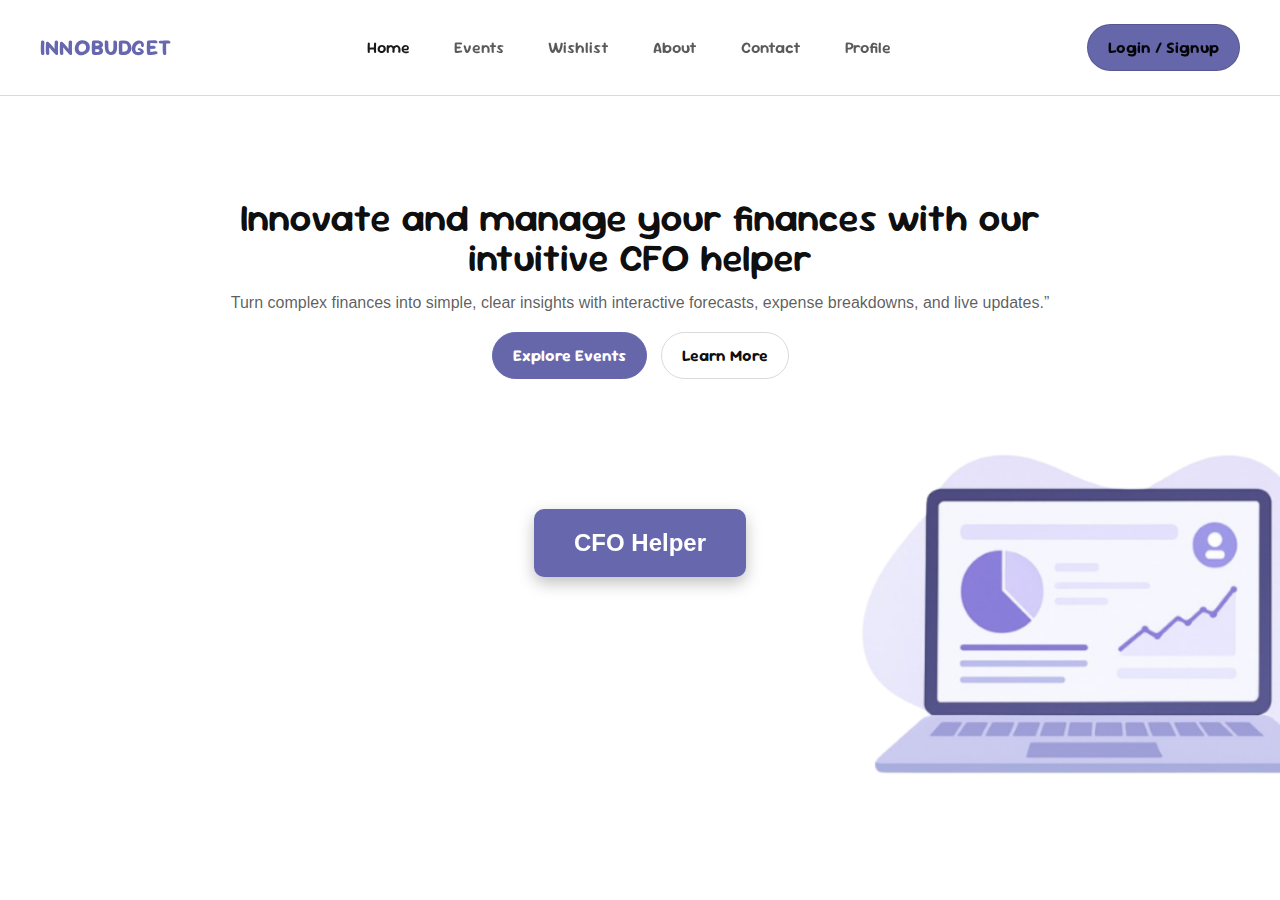
<file: index.html>
<!DOCTYPE html>
<html lang="en">
<head>
  <meta charset="utf-8" />
  <meta name="viewport" content="width=device-width,initial-scale=1" />
  <link href="https://unpkg.com/boxicons@2.1.4/css/boxicons.min.css" rel="stylesheet">
  <link href="https://fonts.googleapis.com/css2?family=Sour+Gummy:wght@400;500;600;700&display=swap" rel="stylesheet">
  <title>InnoGrid — Home</title>
  <link rel="stylesheet" href="style.css">
  <style>
    body {
      background: url(homebg.png);
      background-position: center center;
      background-repeat: no-repeat;
      background-size: cover;
    }
    .cfo-helper-section {
      text-align: center;
      margin-top: 50px;
    }
    .cfo-helper-button {
      display: inline-block;
      padding: 20px 40px;
      font-size: 24px;
      font-weight: bold;
      color: #fff;
      background-color: #6667ad;
      border: none;
      border-radius: 10px;
      text-decoration: none;
      transition: background-color 0.3s ease;
      cursor: pointer;
    }
    .cfo-helper-button:hover {
      background-color: #555699;
    }
  </style>
</head>
<body>
  <header class="nav">
    <div class="container nav-inner">
      <div class="logo" style="color: #6667ad;">INNOBUDGET</div>
      <nav class="nav-links" aria-label="Main navigation">
        <a href="index.html" class="active">Home</a>
        <a href="events.html">Events</a>
        <a href="wishlist.html">Wishlist</a>
        <a href="about.html">About</a>
        <a href="contact.html">Contact</a>
        <a href="profile.html">Profile</a>
      </nav>
      <div class="roles">
        <a href="loginsignup.html" class="role-btn" id="auth-link">Login / Signup</a>
      </div>
    </div>
  </header>
  <main class="container">
    <section class="hero">
      <div class="inner">
        <h1>Innovate and manage your finances with our intuitive CFO helper</h1>
        <p class="lead">Turn complex finances into simple, clear insights with interactive forecasts, expense breakdowns, and live updates.”</p>
        <div class="actions-cta">
          <a href="events.html" class="btn btn-primary">Explore Events</a>
          <a href="about.html" class="btn btn-secondary">Learn More</a>
        </div>
      </div>
    </section>
    <section class="cfo-helper-section">
      <a href="cfohelper.html" class="cfo-helper-button">CFO Helper</a>
    </section>
  </main>
  <script>
    const authLink = document.getElementById('auth-link');
    const loggedInUser = localStorage.getItem('loggedInUser');
    if (loggedInUser) {
      const username = loggedInUser.split('@')[0];
      authLink.innerText = username;
      authLink.href = 'profile.html';
    }
  </script>
</body>
</html>
</file>
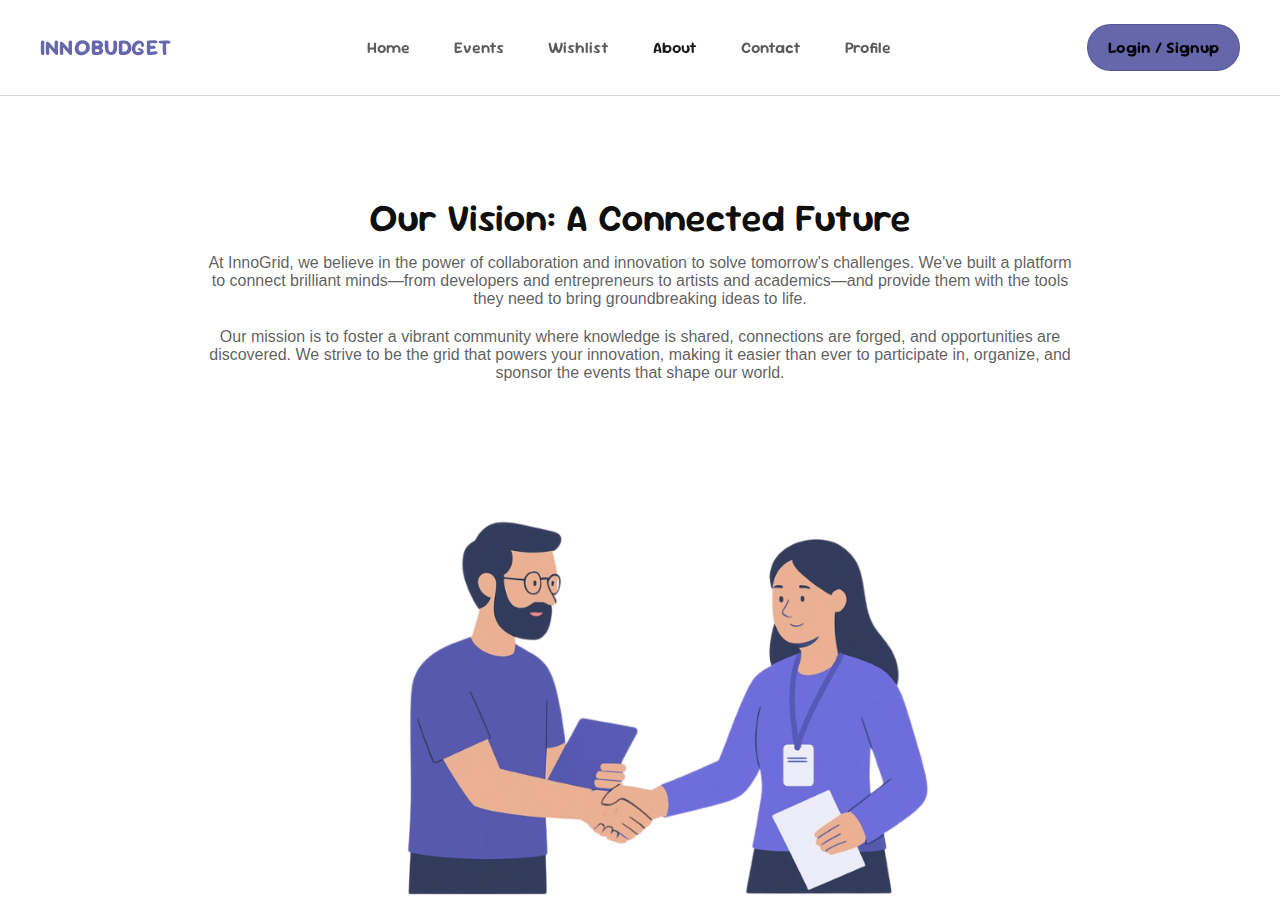
<file: about.html>
<!DOCTYPE html>
<html lang="en">
<head>
  <meta charset="utf-8" />
  <meta name="viewport" content="width=device-width,initial-scale=1" />
  <link href="https://fonts.googleapis.com/css2?family=Sour+Gummy:wght@400;500;600;700&display=swap" rel="stylesheet">
  <title>InnoGrid — About</title>
  <link rel="stylesheet" href="style.css">
  <style>
    body {
      background: url(eventsbg.jpeg);
      background-position: center center;
      background-repeat: no-repeat;
      background-size: cover;
    }
  </style>
</head>
<body>

  <header class="nav">
    <div class="container nav-inner">
      <div class="logo" style="color: #6667ad;">INNOBUDGET</div>

      <nav class="nav-links" aria-label="Main navigation">
        <a href="index.html">Home</a>
        <a href="events.html">Events</a>
        <a href="wishlist.html">Wishlist</a>
        <a href="about.html" class="active">About</a>
        <a href="contact.html">Contact</a>
        <a href="profile.html">Profile</a>
      </nav>

      <div class="roles">
        <a href="loginsignup.html" class="role-btn" id="auth-link">Login / Signup</a>
      </div>
    </div>
  </header>

  <main class="container">
    <section class="hero">
      <div class="inner">
        <h1>Our Vision: A Connected Future</h1>
        <p class="lead">At InnoGrid, we believe in the power of collaboration and innovation to solve tomorrow's challenges. We've built a platform to connect brilliant minds—from developers and entrepreneurs to artists and academics—and provide them with the tools they need to bring groundbreaking ideas to life.</p>
        <p class="lead">Our mission is to foster a vibrant community where knowledge is shared, connections are forged, and opportunities are discovered. We strive to be the grid that powers your innovation, making it easier than ever to participate in, organize, and sponsor the events that shape our world.</p>
      </div>
    </section>
  </main>

  <script>
    // Check login status and update auth link
    const authLink = document.getElementById('auth-link');
    const loggedInUser = localStorage.getItem('loggedInUser');
    if (loggedInUser) {
        const username = loggedInUser.split('@')[0];
        authLink.innerText = username;
        authLink.href = 'profile.html';
    }
  </script>

</body>
</html>
</file>
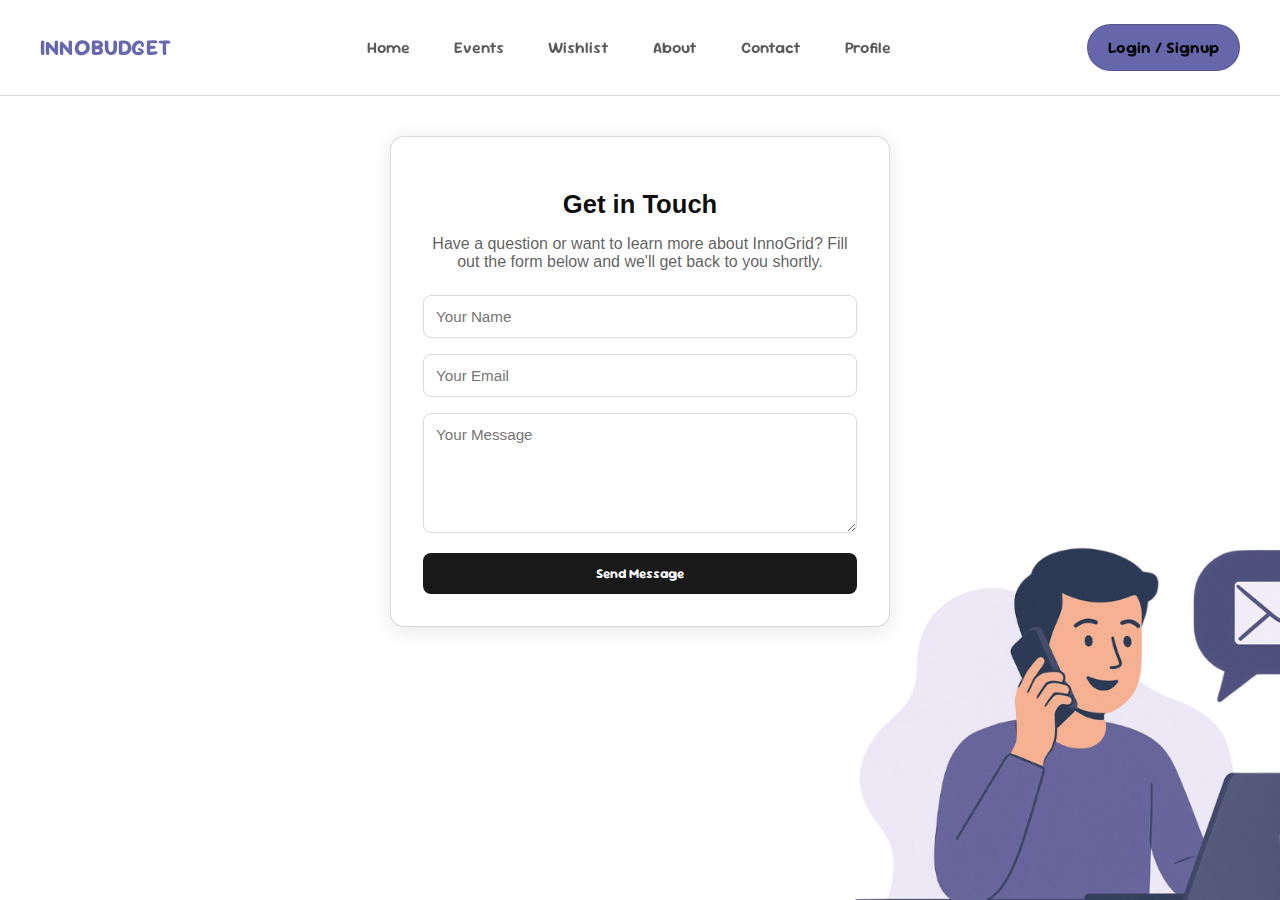
<file: contact.html>
<!DOCTYPE html>
<html lang="en">
<head>
  <meta charset="utf-8" />
  <meta name="viewport" content="width=device-width,initial-scale=1" />
  <link href="https://fonts.googleapis.com/css2?family=Sour+Gummy:wght@400;500;600;700&display=swap" rel="stylesheet">
  <title>InnoGrid — Contact</title>
  <link rel="stylesheet" href="style.css">
  <style>
    body {
      background: url(contbg.jpeg);
      background-position: center center;
      background-repeat: no-repeat;
      background-size: cover;
    }
  </style>
</head>
<body>

  <header class="nav">
    <div class="container nav-inner">
      <div class="logo" style="color: #6667ad;">INNOBUDGET</div>

      <nav class="nav-links" aria-label="Main navigation">
        <a href="index.html">Home</a>
        <a href="events.html">Events</a>
        <a href="wishlist.html">Wishlist</a>
        <a href="about.html">About</a>
        <a href="contact.html">Contact</a>
        <a href="profile.html">Profile</a>
      </nav>
      <div class="roles">
        <a href="loginsignup.html" class="role-btn" id="auth-link">Login / Signup</a>
      </div>
    </div>
  </header>

  <main class="container">
    <div class="contact-form">
      <h2>Get in Touch</h2>
      <p>Have a question or want to learn more about InnoGrid? Fill out the form below and we'll get back to you shortly.</p>
      <form>
        <input type="text" id="name" name="name" placeholder="Your Name" required>
        <input type="email" id="email" name="email" placeholder="Your Email" required>
        <textarea id="message" name="message" placeholder="Your Message" required></textarea>
        <button type="submit">Send Message</button>
      </form>
    </div>
  </main>

  <script>
    // Check login status and update auth link
    const authLink = document.getElementById('auth-link');
    const loggedInUser = localStorage.getItem('loggedInUser');
    if (loggedInUser) {
        const username = loggedInUser.split('@')[0];
        authLink.innerText = username;
        authLink.href = 'profile.html';
    }
  </script>
</body>
</html>
</file>
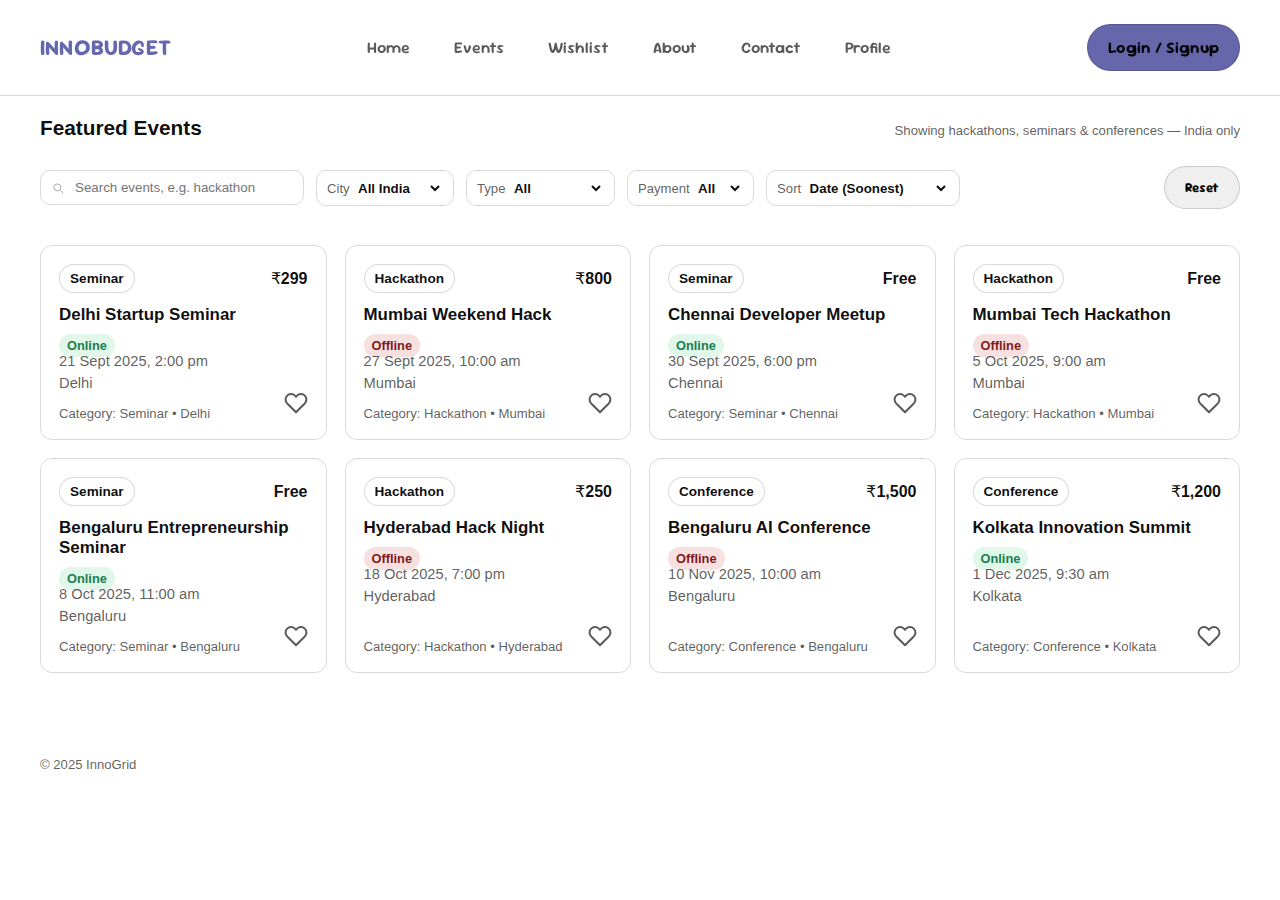
<file: events.html>
<!DOCTYPE html>
<html lang="en">
<head>
  <meta charset="utf-8" />
  <meta name="viewport" content="width=device-width,initial-scale=1" />
  <link href="https://fonts.googleapis.com/css2?family=Sour+Gummy:wght@400;500;600;700&display=swap" rel="stylesheet">
  <title>InnoGrid — Events</title>
  <link rel="stylesheet" href="style.css">
</head>
<body>

  <header class="nav">
    <div class="container nav-inner">
      <div class="logo"style="color: #6667ad;">INNOBUDGET</div>

      <nav class="nav-links" aria-label="Main navigation">
        <a href="index.html">Home</a>
        <a href="events.html">Events</a>
        <a href="wishlist.html">Wishlist</a>
        <a href="about.html">About</a>
        <a href="contact.html">Contact</a>
        <a href="profile.html">Profile</a>
      </nav>

      <div class="roles">
        <a href="loginsignup.html" class="role-btn" id="auth-link">Login / Signup</a>
      </div>
    </div>
  </header>

  <main class="container" style="padding-top:20px;">
    <section aria-labelledby="events-title">
      <div style="display:flex; align-items:baseline; justify-content:space-between; gap:12px; flex-wrap:wrap;">
        <h2 id="events-title" style="margin:0 0 8px; font-size:1.3rem;">Featured Events</h2>
        <div class="small">Showing hackathons, seminars & conferences — India only</div>
      </div>

      <div class="controls" role="region" aria-label="filters">
        <div class="control-item" style="display:flex; align-items:center; gap:8px;">
          <svg width="14" height="14" style="opacity:.6" viewBox="0 0 24 24" fill="none" stroke="currentColor"><path d="M21 21l-4.35-4.35"></path><circle cx="11" cy="11" r="6"></circle></svg>
          <input id="search" type="search" placeholder="Search events, e.g. hackathon" aria-label="Search events" />
        </div>

        <div class="control-item">
          <label class="small" for="city">City</label>
          <select id="city" aria-label="Filter by City">
            <option value="all">All India</option>
            <option>Mumbai</option>
            <option>Delhi</option>
            <option>Bengaluru</option>
            <option>Chennai</option>
            <option>Hyderabad</option>
            <option>Kolkata</option>
          </select>
        </div>

        <div class="control-item">
          <label class="small" for="type">Type</label>
          <select id="type" aria-label="Filter by Type">
            <option value="all">All</option>
            <option value="Hackathon">Hackathon</option>
            <option value="Seminar">Seminar</option>
            <option value="Conference">Conference</option>
          </select>
        </div>

        <div class="control-item">
          <label class="small" for="paid">Payment</label>
          <select id="paid" aria-label="Filter by Payment">
            <option value="all">All</option>
            <option value="free">Free</option>
            <option value="paid">Paid</option>
          </select>
        </div>

        <div class="control-item">
          <label class="small" for="sort">Sort</label>
          <select id="sort" aria-label="Sort events">
            <option value="date-asc">Date (Soonest)</option>
            <option value="price-asc">Price (Low → High)</option>
            <option value="price-desc">Price (High → Low)</option>
            <option value="name-asc">Name (A → Z)</option>
          </select>
        </div>

        <div style="margin-left:auto">
          <button id="reset" class="btn">Reset</button>
        </div>
      </div>

      <div id="eventsGrid" class="events-grid" aria-live="polite"></div>
    </section>
  </main>

  <footer class="container small" style="padding:24px 0;">
    © 2025 InnoGrid
  </footer>

  <div id="eventModal" class="modal-overlay">
    <div class="modal-content">
      <span class="close-btn">&times;</span>
      <h2 id="modalTitle"></h2>
      <p id="modalDescription"></p>
      <button id="registerBtn" class="btn">Register Now</button>
    </div>
  </div>

  <script>
    // Moved event data to a separate file for consistency
  </script>
  <script src="events_data.js"></script>
  <script>
    // DOM refs
    const grid = document.getElementById('eventsGrid');
    const searchEl = document.getElementById('search');
    const cityEl = document.getElementById('city');
    const typeEl = document.getElementById('type');
    const paidEl = document.getElementById('paid');
    const sortEl = document.getElementById('sort');
    const resetBtn = document.getElementById('reset');
    const eventModal = document.getElementById('eventModal');
    const modalTitle = document.getElementById('modalTitle');
    const modalDescription = document.getElementById('modalDescription');
    const registerBtn = document.getElementById('registerBtn');
    const closeBtn = document.querySelector('.close-btn');

    // Wishlist logic (using localStorage for persistence)
    const wishlist = new Set(JSON.parse(localStorage.getItem('wishlist')) || []);

    function saveWishlist() {
        localStorage.setItem('wishlist', JSON.stringify([...wishlist]));
    }

    // utility: format date
    function formatDate(iso) {
      const d = new Date(iso);
      return d.toLocaleString('en-IN', {
        dateStyle: 'medium',
        timeStyle: 'short'
      });
    }

    // render
    function render(list) {
      grid.innerHTML = '';
      if (!list.length) {
        grid.innerHTML = '<div class="small" style="padding:18px;">No events match your filters.</div>';
        return;
      }
      for (const e of list) {
        const paidLabel = e.price === 0 ? 'Free' : '₹' + e.price.toLocaleString('en-IN');
        const isWished = wishlist.has(e.id);
        const onlineStatusBadge = `<span class="${e.isOnline ? 'online-badge' : 'offline-badge'}">${e.isOnline ? 'Online' : 'Offline'}</span>`;

        const card = document.createElement('article');
        card.className = 'event-card';
        card.setAttribute('data-id', e.id);
        card.innerHTML = `
          <div>
            <div class="meta">
              <div class="type-badge">${e.type}</div>
              <div class="price">${paidLabel}</div>
            </div>
            <div class="event-title">${e.title}</div>
            <div class="event-details">
              <div>${onlineStatusBadge}</div>
              <div>${formatDate(e.date)}</div>
              <div style="margin-top:6px">${e.city}</div>
            </div>
          </div>

          <div style="display:flex; justify-content:space-between; align-items:flex-end;">
              <div class="small" style="margin-top:12px">Category: ${e.type} • ${e.city}</div>
              <button class="wishlist-btn ${isWished ? 'active' : ''}" data-id="${e.id}" aria-label="Add to wishlist">
                  <svg xmlns="http://www.w3.org/2000/svg" width="24" height="24" viewBox="0 0 24 24" fill="none" stroke="currentColor" stroke-width="2" stroke-linecap="round" stroke-linejoin="round" class="feather feather-heart"><path d="M20.84 4.61a5.5 5.5 0 0 0-7.78 0L12 5.67l-1.06-1.06a5.5 5.5 0 0 0-7.78 7.78l1.06 1.06L12 21.23l7.78-7.78 1.06-1.06a5.5 5.5 0 0 0 0-7.78z"></path></svg>
              </button>
          </div>
        `;
        grid.appendChild(card);
      }

      // Attach event listeners after rendering
      document.querySelectorAll('.wishlist-btn').forEach(btn => {
        btn.addEventListener('click', (e) => {
          e.stopPropagation(); // Prevents the card click event
          const id = parseInt(btn.dataset.id);
          if (wishlist.has(id)) {
            wishlist.delete(id);
          } else {
            wishlist.add(id);
          }
          btn.classList.toggle('active');
          saveWishlist();
        });
      });

      document.querySelectorAll('.event-card').forEach(card => {
        card.addEventListener('click', (e) => {
          if (!e.target.closest('.wishlist-btn')) { // Don't open modal if wishlist button is clicked
            const id = parseInt(card.dataset.id);
            const event = EVENTS.find(e => e.id === id);
            if (event) {
              modalTitle.innerText = event.title;
              modalDescription.innerText = event.description;
              // Updated to redirect to new registration page, including the price
              registerBtn.onclick = () => window.location.href = `register.html?id=${event.id}&price=${event.price}`;
              eventModal.style.display = 'flex';
            }
          }
        });
      });
    }

    // Filtering + sorting logic
    function applyFilters() {
      const q = searchEl.value.trim().toLowerCase();
      const city = cityEl.value;
      const type = typeEl.value;
      const paid = paidEl.value;
      const sort = sortEl.value;

      let filtered = EVENTS.filter(e => {
        if (city !== 'all' && e.city !== city) return false;
        if (type !== 'all' && e.type !== type) return false;
        if (paid === 'free' && e.price !== 0) return false;
        if (paid === 'paid' && e.price === 0) return false;
        if (q && !(e.title.toLowerCase().includes(q) || e.type.toLowerCase().includes(q) || e.city.toLowerCase().includes(q))) return false;
        return true;
      });

      // sort
      if (sort === 'date-asc') filtered.sort((a, b) => new Date(a.date) - new Date(b.date));
      else if (sort === 'price-asc') filtered.sort((a, b) => a.price - b.price);
      else if (sort === 'price-desc') filtered.sort((a, b) => b.price - a.price);
      else if (sort === 'name-asc') filtered.sort((a, b) => a.title.localeCompare(b.title));

      render(filtered);
    }

    // init: check role param if present to preselect role (optional)
    function initFromQuery() {
      const params = new URLSearchParams(location.search);
      const role = params.get('role');
      if (role) {
        console.info('Role from query:', role);
      }
    }

    // events
    [searchEl, cityEl, typeEl, paidEl, sortEl].forEach(el => {
      el.addEventListener('input', applyFilters);
      el.addEventListener('change', applyFilters);
    });
    resetBtn.addEventListener('click', () => {
      searchEl.value = '';
      cityEl.value = 'all';
      typeEl.value = 'all';
      paidEl.value = 'all';
      sortEl.value = 'date-asc';
      applyFilters();
    });

    // role buttons navigate with role param
    document.querySelectorAll('.role-btn').forEach(btn => {
      btn.addEventListener('click', () => {
        const r = btn.dataset.role;
        location.href = 'events.html?role=' + encodeURIComponent(r);
      });
    });

    // Modal close event listener
    closeBtn.addEventListener('click', () => {
      eventModal.style.display = 'none';
    });
    eventModal.addEventListener('click', (e) => {
      if (e.target === eventModal) {
        eventModal.style.display = 'none';
      }
    });

    // initial render
    initFromQuery();
    sortEl.value = 'date-asc';
    applyFilters();

    // Check login status and update auth link
    const authLink = document.getElementById('auth-link');
    const loggedInUser = localStorage.getItem('loggedInUser');
    if (loggedInUser) {
      const username = loggedInUser.split('@')[0];
      authLink.innerText = username;
      authLink.href = 'profile.html';
    }
  </script>
</body>
</html>
</file>
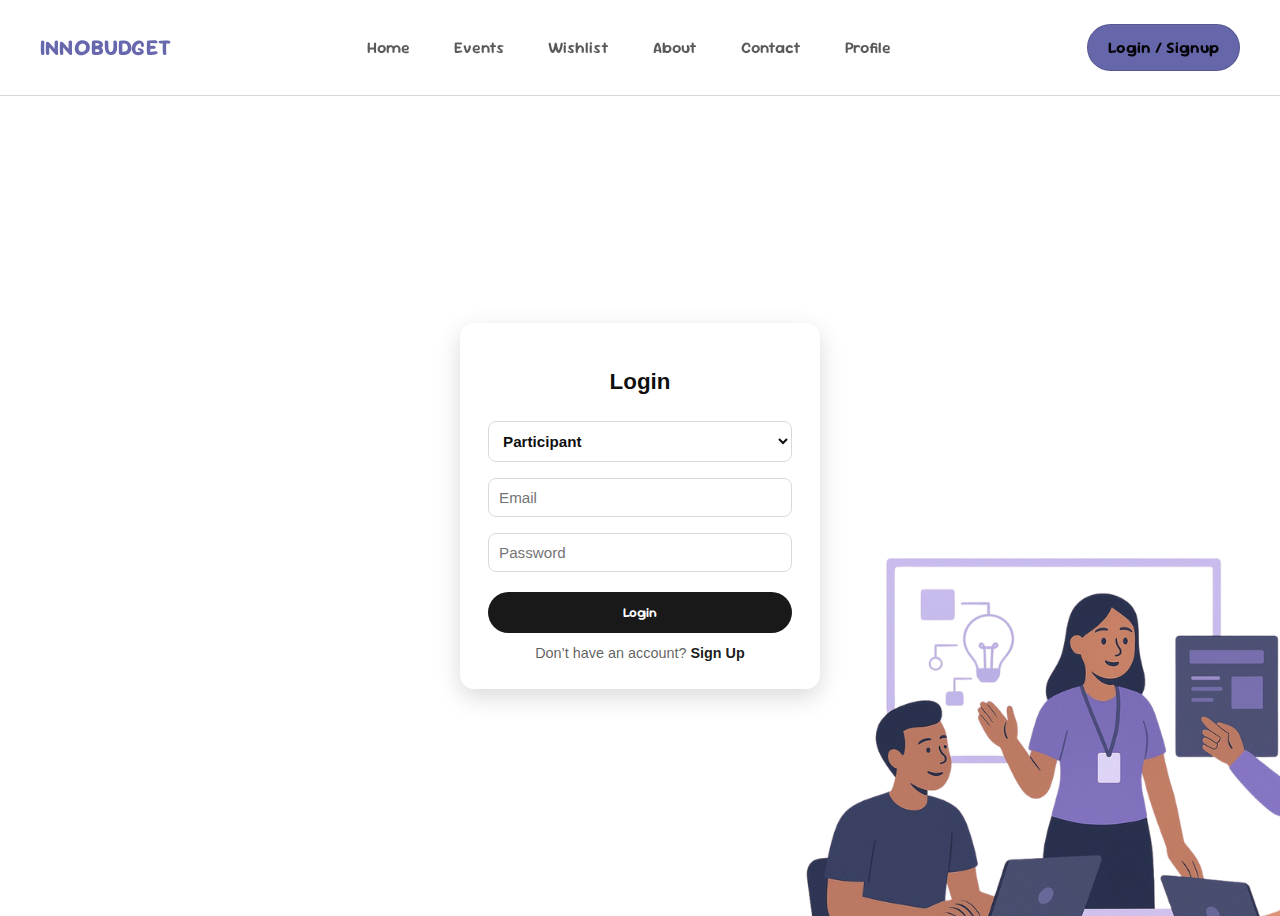
<file: loginsignup.html>
<!DOCTYPE html>
<html lang="en">
<head>
  <meta charset="UTF-8">
  <meta name="viewport" content="width=device-width, initial-scale=1.0">
  <title>InnoGrid - Login / Signup</title>
  <link href="https://fonts.googleapis.com/css2?family=Sour+Gummy:wght@400;500;600;700&display=swap" rel="stylesheet">
  <link rel="stylesheet" href="style.css">
  <style>
    body {
      background: url(loginsignupbg.jpeg);
      background-position: center;
      background-position: fixed;
    }
  </style>
</head>
<body>

  <header class="nav">
    <div class="container nav-inner">
      <div class="logo" style="color: #6667ad;">INNOBUDGET</div>
      <nav class="nav-links" aria-label="Main navigation">
        <a href="index.html">Home</a>
        <a href="events.html">Events</a>
        <a href="wishlist.html">Wishlist</a>
        <a href="about.html">About</a>
        <a href="contact.html">Contact</a>
        <a href="profile.html">Profile</a>
      </nav>
      <div class="roles">
        <a href="loginsignup.html" class="role-btn" id="auth-link">Login / Signup</a>
      </div>
    </div>
  </header>

  <main class="container">
    <div class="auth-wrapper">
      <div class="auth-box">
        <h2 id="form-title">Login</h2>
        <form id="authForm">
          <div id="role-select-container">
            <select id="auth-role" style="width:100%; padding:10px; border-radius:8px; border:1px solid var(--border); font-size:0.95rem;">
              <option value="participant">Participant</option>
              <option value="organiser">Organiser</option>
              <option value="sponsor">Sponsor</option>
            </select>
          </div>
          <input type="email" id="email" placeholder="Email" required>
          <input type="password" id="password" placeholder="Password" required>
          <input type="password" id="confirm-password" placeholder="Confirm Password" style="display:none;">

          <div id="code-input-group" class="role-input-group" style="display:none;">
            <input type="text" id="code" placeholder="Registration Code">
          </div>

          <button type="submit">Login</button>
        </form>
        <div id="message" style="margin-top:12px;"></div>
        <div class="switch-auth">
          Don’t have an account? <a onclick="toggleAuth()">Sign Up</a>
        </div>
      </div>
    </div>
  </main>

  <script>
    let isLogin = true;

    function updateFields() {
      const confirmPasswordInput = document.getElementById('confirm-password');
      const codeInputGroup = document.getElementById('code-input-group');
      const role = document.getElementById("auth-role").value;

      confirmPasswordInput.style.display = isLogin ? 'none' : 'block';
      if (isLogin && (role === 'organiser' || role === 'sponsor')) {
        codeInputGroup.style.display = 'block';
      } else {
        codeInputGroup.style.display = 'none';
      }
    }

    function toggleAuth() {
      isLogin = !isLogin;
      document.getElementById("form-title").innerText = isLogin ? "Login" : "Sign Up";
      document.querySelector("#authForm button").innerText = isLogin ? "Login" : "Sign Up";
      document.querySelector(".switch-auth").innerHTML = isLogin ?
        `Don’t have an account? <a onclick="toggleAuth()">Sign Up</a>` :
        `Already have an account? <a onclick="toggleAuth()">Login</a>`;
      document.getElementById("message").innerText = "";
      updateFields();
    }

    document.getElementById("auth-role").addEventListener('change', updateFields);

    document.getElementById("authForm").addEventListener("submit", function(e) {
      e.preventDefault();
      let email = document.getElementById("email").value.trim();
      let password = document.getElementById("password").value.trim();
      let confirmPassword = document.getElementById("confirm-password").value.trim();
      let msg = document.getElementById("message");
      const role = document.getElementById("auth-role").value;
      const button = document.querySelector("#authForm button");

      button.disabled = true;
      button.innerText = "Processing...";

      const emailRegex = /^[A-Za-z0-9._%+-]+@[A-Za-z0-9.-]+\.[A-Za-z]{2,}$/;
      if (!emailRegex.test(email)) {
        msg.innerText = "Please enter a valid email address.";
        msg.className = "error";
        button.disabled = false;
        button.innerText = isLogin ? "Login" : "Sign Up";
        return;
      }

      if (!email || !password || (!isLogin && !confirmPassword)) {
        msg.innerText = "Please fill in all fields.";
        msg.className = "error";
        button.disabled = false;
        button.innerText = isLogin ? "Login" : "Sign Up";
        return;
      }

      if (!isLogin) {
        const passwordRegex = /^(?=.*[a-z])(?=.*[A-Z])(?=.*\d)(?=.*[@$!%*?&])[^\s]{8,}$/;
        if (!passwordRegex.test(password)) {
          msg.innerText = "Password must be at least 8 characters, include uppercase, lowercase, number, and special character (no spaces).";
          msg.className = "error";
          button.disabled = false;
          button.innerText = "Sign Up";
          return;
        }
        if (password !== confirmPassword) {
          msg.innerText = "Passwords do not match.";
          msg.className = "error";
          button.disabled = false;
          button.innerText = "Sign Up";
          return;
        }
      }

      if (isLogin) {
        let storedUser = JSON.parse(localStorage.getItem(email));
        const code = document.getElementById('code').value.trim();

        if (storedUser && storedUser.password === password && storedUser.role === role) {
          if ((role === 'organiser' || role === 'sponsor') && storedUser.registrationCode !== code) {
            msg.innerText = "Invalid registration code.";
            msg.className = "error";
          } else {
            msg.innerText = "Login successful! Redirecting...";
            msg.className = "success";
            localStorage.setItem("loggedInUser", email);
            localStorage.setItem("userRole", role); // ✅ Save role
            setTimeout(() => window.location.href = "profile.html", 1200);
          }
        } else {
          msg.innerText = "Invalid email, password, or role.";
          msg.className = "error";
        }
        button.disabled = false;
        button.innerText = "Login";

      } else {
        if (localStorage.getItem(email)) {
          msg.innerText = "User already exists. Please login.";
          msg.className = "error";
          button.disabled = false;
          button.innerText = "Sign Up";
        } else {
          const registrationCode = Math.random().toString(36).substring(2, 8).toUpperCase();
          localStorage.setItem(email, JSON.stringify({
            email,
            password,
            role,
            registrationCode
          }));
          msg.innerHTML = `Signup successful! <strong>Your code: ${registrationCode}</strong>. Keep it safe for future logins.`;
          msg.className = "success";
          alert(`Email Simulation: Your registration code is ${registrationCode}. Remember this for future logins.`);
          localStorage.setItem("loggedInUser", email);
          localStorage.setItem("userRole", role); // ✅ Save role
          setTimeout(() => window.location.href = "profile.html", 1500);
          button.disabled = false;
          button.innerText = "Sign Up";
        }
      }
    });

    const authLink = document.getElementById('auth-link');
    const loggedInUser = localStorage.getItem('loggedInUser');
    if (loggedInUser) {
      const username = loggedInUser.split('@')[0];
      authLink.innerText = username;
      authLink.href = 'profile.html';
    }
    
    updateFields();
  </script>

</body>
</html>
</file>
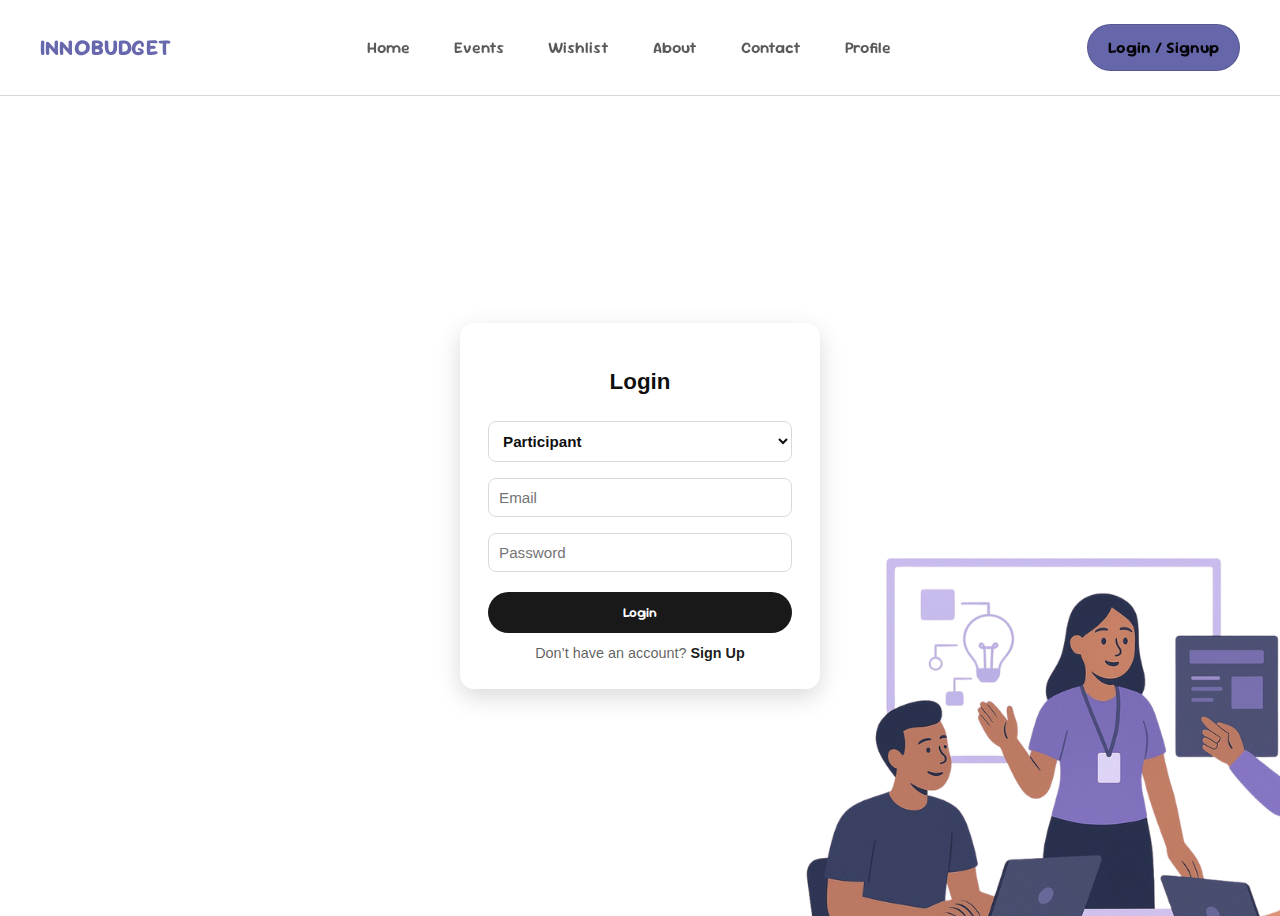
<file: profile.html>
<!DOCTYPE html>
<html lang="en">
<head>
  <meta charset="utf-8" />
  <meta name="viewport" content="width=device-width,initial-scale=1" />
  <link href="https://fonts.googleapis.com/css2?family=Sour+Gummy:wght@400;500;600;700&display=swap" rel="stylesheet">
  <title>InnoGrid — Profile</title>
  <link rel="stylesheet" href="style.css">
  <style>
    body {
      background: url(profilebg.jpeg);
    }
  </style>
</head>
<body>

  <header class="nav">
    <div class="container nav-inner">
      <div class="logo" style="color: #6667ad;">INNOBUDGET</div>
      <nav class="nav-links" aria-label="Main navigation">
        <a href="index.html">Home</a>
        <a href="events.html">Events</a>
        <a href="wishlist.html">Wishlist</a>
        <a href="about.html">About</a>
        <a href="contact.html">Contact</a>
        <a href="profile.html" class="active">Profile</a>
      </nav>
      <div class="roles">
        <a href="loginsignup.html" class="role-btn" id="auth-link">Login / Signup</a>
      </div>
    </div>
  </header>

  <main class="container">
    <section class="profile-info">
      <h1 id="user-greeting">Welcome, User!</h1>
      <p id="user-role-text"></p>
      <div id="organiser-code-display" style="display: none;">
        <p>Your registration code for new events:</p>
        <div class="registration-code-display" id="user-code"></div>
      </div>
      <button id="logout-btn" class="btn" style="margin-top:20px; background-color: #6667ab;">Logout</button>
    </section>

    <section>
      <form class="profile-form" id="profile-form">
        <h2>Edit Profile</h2>
        <label for="username">Name</label>
        <input type="text" id="username" required />
        <label for="mobile">Mobile</label>
        <input type="tel" id="mobile" required pattern="[0-9]{10}" placeholder="10-digit mobile number" />
        <label for="email">Email</label>
        <input type="email" id="email" required disabled />
        <label for="role">Role</label>
        <select id="role" required>
          <option value="participant">Participant</option>
          <option value="organiser">Organiser</option>
          <option value="sponsor">Sponsor</option>
        </select>
        <button type="submit">Save Profile</button>
        <div class="error" id="form-error"></div>
      </form>
    </section>

    <section class="achievements-box">
      <h2>
        <button id="toggle-achievements">▶ Show Achievements</button>
      </h2>
      <div id="achievements" style="display:none;">
        <div id="badge-list"></div>
        <div class="points">Points: <span id="points">0</span></div>
      </div>
    </section>

    <section class="profile-events">
      <h2 id="events-title">Your Events</h2>
      <div id="eventsGrid" class="events-grid">
        <div class="small" style="text-align:center;">You have not registered for any events yet.</div>
      </div>
    </section>
  </main>
  <script src="events_data.js"></script>
  <script>
    document.addEventListener('DOMContentLoaded', () => {
      const loggedInUserEmail = localStorage.getItem('loggedInUser');
      if (!loggedInUserEmail) {
        window.location.href = 'loginsignup.html';
        return;
      }
      
      // Ensure registeredEvents exists
      if (!localStorage.getItem('registeredEvents')) {
        localStorage.setItem('registeredEvents', '[]');
      }

      const registeredEvents = JSON.parse(localStorage.getItem('registeredEvents'));
      const userRegistrations = registeredEvents.filter(reg => reg.email === loggedInUserEmail);
      const storedUser = JSON.parse(localStorage.getItem(loggedInUserEmail));

      const userGreeting = document.getElementById('user-greeting');
      const userRoleText = document.getElementById('user-role-text');
      const eventsTitle = document.getElementById('events-title');
      const eventsGrid = document.getElementById('eventsGrid');
      const logoutBtn = document.getElementById('logout-btn');

      userGreeting.innerText = `Welcome, ${storedUser.username || loggedInUserEmail.split('@')[0]}!`;
      userRoleText.innerText = `Your role: ${storedUser.role.charAt(0).toUpperCase() + storedUser.role.slice(1)}`;

      // Fill profile form
      document.getElementById('username').value = storedUser.username || '';
      document.getElementById('mobile').value = storedUser.mobile || '';
      document.getElementById('email').value = loggedInUserEmail;
      document.getElementById('role').value = storedUser.role;

      if (storedUser.role === 'organiser') {
        document.getElementById('organiser-code-display').style.display = 'block';
        document.getElementById('user-code').innerText = storedUser.registrationCode;
      }

      let titleText = '';
      switch (storedUser.role) {
        case 'participant':
          titleText = 'Your Participated Events';
          break;
        case 'organiser':
          titleText = 'Your Conducted Events';
          break;
        case 'sponsor':
          titleText = 'Your Sponsored Events';
          break;
        default:
          titleText = 'Your Events';
      }
      eventsTitle.innerText = titleText;

      if (userRegistrations.length === 0) {
        eventsGrid.innerHTML = '<div class="small" style="text-align:center;">You have not registered for any events yet.</div>';
      } else {
        eventsGrid.innerHTML = '';
        userRegistrations.forEach(reg => {
          const event = EVENTS.find(e => e.id == reg.eventId);
          if (event) {
            const card = document.createElement('div');
            card.className = 'event-card';
            const paidLabel = event.price === 0 ? 'Free' : '₹' + event.price.toLocaleString('en-IN');
            const onlineStatusBadge = `<span class="${event.isOnline ? 'online-badge' : 'offline-badge'}">${event.isOnline ? 'Online' : 'Offline'}</span>`;

            card.innerHTML = `
              <div>
                <div class="meta">
                  <div class="type-badge">${event.type}</div>
                  <div class="price">${paidLabel}</div>
                </div>
                <div class="event-title">${event.title}</div>
                <div class="event-details">
                  <div>${onlineStatusBadge}</div>
                  <div>${new Date(event.date).toLocaleString('en-IN', {
                    dateStyle: 'medium',
                    timeStyle: 'short'
                  })}</div>
                  <div style="margin-top:6px">${event.city}</div>
                </div>
              </div>
              <div class="small" style="margin-top:12px">Registered as: ${reg.role}</div>
            `;
            eventsGrid.appendChild(card);
          }
        });
      }

      // Logout
      logoutBtn.addEventListener('click', () => {
        localStorage.removeItem('loggedInUser');
        window.location.href = 'loginsignup.html';
      });

      // Save Profile
      const profileForm = document.getElementById('profile-form');
      const errorBox = document.getElementById('form-error');
      profileForm.addEventListener('submit', (e) => {
        e.preventDefault();
        const username = document.getElementById('username').value.trim();
        const mobile = document.getElementById('mobile').value.trim();
        const role = document.getElementById('role').value;

        if (!username) {
          errorBox.textContent = "Name cannot be empty.";
          return;
        }
        if (!/^[0-9]{10}$/.test(mobile)) {
          errorBox.textContent = "Enter a valid 10-digit mobile number.";
          return;
        }

        storedUser.username = username;
        storedUser.mobile = mobile;
        storedUser.role = role;

        localStorage.setItem(loggedInUserEmail, JSON.stringify(storedUser));
        errorBox.textContent = "Profile updated successfully!";
        errorBox.style.color = "green";
        setTimeout(() => location.reload(), 1000);
      });

      // Achievements
      const pointsEl = document.getElementById('points');
      const badgeList = document.getElementById('badge-list');
      let points = userRegistrations.length * 50;
      pointsEl.innerText = points;

      badgeList.innerHTML = "";
      if (points >= 50) badgeList.innerHTML += "<span class='badge'>Rookie</span>";
      if (points >= 150) badgeList.innerHTML += "<span class='badge'>Achiever</span>";
      if (points >= 300) badgeList.innerHTML += "<span class='badge'>Pro</span>";
      if (points >= 500) badgeList.innerHTML += "<span class='badge'>Legend</span>";

      const toggleBtn = document.getElementById('toggle-achievements');
      const achievements = document.getElementById('achievements');
      let isVisible = false;

      toggleBtn.addEventListener('click', () => {
        isVisible = !isVisible;
        achievements.style.display = isVisible ? 'block' : 'none';
        toggleBtn.innerText = isVisible ? '▼ Hide Achievements' : '▶ Show Achievements';
      });
    });

    // Auth link
    const authLink = document.getElementById('auth-link');
    const loggedInUser = localStorage.getItem('loggedInUser');
    if (loggedInUser) {
      const username = loggedInUser.split('@')[0];
      authLink.innerText = username;
      authLink.href = 'profile.html';
    }
  </script>
</body>
</html>
</file>
<file: style.css>
:root {
  --text: rgba(0,0,0,0.95);
  --muted: rgba(0,0,0,0.65);
  --border: rgba(0,0,0,0.15);
  --glass: rgba(0,0,0,0.02);
  --accent: rgba(0,0,0,0.9);
  --max-width: 1200px;
  --radius: 14px;
  --gap: 20px;
  --card-padding: 18px;
  font-synthesis: none;
  --bg: #f7f7fb;
  --card: #ffffff;
  --lavender-100: #f2ecfb;
  --lavender-200: #e8def8;
  --lavender-500: #6667ab;
  --lavender-600: #515286;
  --glass-shadow: 0 8px 30px rgba(58,48,86,0.08);
  --rounded: 18px;
  --card-radius: 14px;
  --focus: 0 0 0 4px rgba(102,103,171,0.12);
}
body header {
  font-family: 'Sour Gummy', sans-serif;
}
nav .logo,
.hero h1,
.feature h3,
.event-card h3,
button {
  font-family: 'Sour Gummy', sans-serif;
  font-weight: 600;
}
* {
  box-sizing: border-box;
}
html,
body {
  height: 100%;
}
body {
  margin: 0;
  font-family: "Segoe UI", Roboto, Arial, sans-serif;
  color: var(--text);
  background-position: center center;
  background-repeat: no-repeat;
  background-size: cover;
  background-color: #ffffff;
  -webkit-font-smoothing: antialiased;
  -moz-osx-font-smoothing: grayscale;
}
.container {
  width: min(96%, var(--max-width));
  margin: 0 auto;
}
.nav {
  position: sticky;
  top: 0;
  z-index: 120;
  padding: 10px;
  backdrop-filter: blur(6px);
  background: rgba(255, 255, 255, 0.00);
  border-bottom: 1px solid var(--border);
}
.nav-inner {
  display: grid;
  grid-template-columns: auto 1fr auto;
  align-items: center;
  gap: 20px;
  padding: 14px 0;
}
.logo {
  font-weight: 700;
  font-size: 1.4rem;
  color: var(--accent);
  letter-spacing: 0.2px;
}
.nav-links {
  display: flex;
  justify-content: center;
  gap: 28px;
  list-style: none;
  margin: 0;
  padding: 0;
}
.nav-links a {
  text-decoration: none;
  color: var(--muted);
  font-weight: 600;
  padding: 6px 8px;
}
.nav-links a:hover {
  color: var(--text);
}
.nav-links a.active {
  color: var(--accent);
}
.roles {
  display: flex;
  gap: 12px;
  align-items: center;
}
.role-btn {
  padding: 9px 16px;
  border-radius: 999px;
  border: 1.5px solid var(--border);
  background: #6667ab;
  color: var(--text);
  font-weight: 600;
  cursor: pointer;
  transition: transform .18s ease, background .18s ease, box-shadow .18s ease;
}
.role-btn:hover {
  transform: translateY(-3px);
  background: rgba(255, 255, 255, 0.02);
  box-shadow: 0 6px 20px rgba(0, 0, 0, 0.25);
}
.hero {
  padding: 64px 0 48px;
  text-align: center;
}
.hero .inner {
  margin: auto;
  max-width: 900px;
  padding: 12px;
}
h1 {
  font-size: 2.4rem;
  margin-bottom: 12px;
  color: var(--text);
  line-height: 1.05;
}
.lead {
  color: var(--muted);
  margin-bottom: 20px;
  font: size 0.9rem;
  justify-content: center;
}
.actions-cta {
  display: flex;
  justify-content: center;
  gap: 14px;
  flex-wrap: wrap;
}
.actions-cta button {
  background: #6667ab;
  transform: translateY(-2px);
}
.btn,
.role-btn {
  text-decoration: none;
  font-family: 'Sour Gummy', sans-serif;
  font-weight: 700;
  cursor: pointer;
  padding: 12px 20px;
  border-radius: 999px;
  border: 1.5px solid var(--border);
  transition: all 0.18s ease;
}
.actions-cta .btn {
  display: flex;
  align-items: center;
  gap: 8px;
}
.btn-primary {
  background-color: #6667ab;
  color: white;
  border-color: #6667ab;
}
.btn-secondary {
  background-color: transparent;
  color: var(--text);
}
.btn:hover,
.role-btn:hover {
  transform: translateY(-3px);
  background: rgba(255, 255, 255, 0.05);
  box-shadow: 0 8px 22px rgba(0, 0, 0, 0.28);
}
.btn-primary:hover {
  background-color: #515286;
  color: white;
  border-color: #515286;
}
.btn-secondary:hover {
  color: #333;
}
.role-btn:hover {
  background: #f0f0f0;
  color: #333;
}
.features {
  display: grid;
  grid-template-columns: repeat(auto-fit, minmax(250px, 1fr));
  gap: 0px;
  margin: 0px auto 20px;
  padding: 0px;
  position: relative;
  z-index: 2;
}
.feature {
  background: rgba(255, 255, 255, 0.15);
  border: 1px solid rgba(255, 255, 255, 0.25);
  border-radius: 12px;
  padding: -40px;
  text-align: center;
  box-shadow: 0 6px 16px rgba(0, 0, 0, 0.25);
  transition: transform 0.2s ease, box-shadow 0.2s ease;
  backdrop-filter: blur(8px);
  -webkit-backdrop-filter: blur(8px);
  color: #6667ab;
}
.feature:hover {
  transform: translateY(-6px);
  box-shadow: 0 10px 24px rgba(0, 0, 0, 0.3);
}
.feature i {
  font-size: 2.5rem;
  margin-bottom: 12px;
  display: block;
  color: #000000;
}
.feature h3 {
  margin-bottom: 8px;
  font-size: 1.4rem;
}
.feature p {
  font-size: 0.95rem;
  line-height: 1.4;
}
.controls {
  display: flex;
  gap: 12px;
  align-items: center;
  flex-wrap: wrap;
  padding: 18px 0;
  margin-bottom: 12px;
}
.control-item {
  background: transparent;
  border: 1px solid var(--border);
  padding: 8px 10px;
  border-radius: 10px;
  color: var(--text);
}
.control-item input[type="search"] {
  background: transparent;
  border: none;
  outline: none;
  color: var(--text);
  width: 220px;
}
.control-item label {
  font-size: 0.82rem;
  color: var(--muted);
}
select {
  background: transparent;
  border: none;
  color: var(--text);
  font-weight: 600;
}
.events-grid {
  display: grid;
  grid-template-columns: repeat(auto-fit, minmax(260px, 1fr));
  gap: 18px;
  margin: 18px 0 60px;
}
.event-card {
  padding: var(--card-padding);
  border-radius: 12px;
  border: 1px solid var(--border);
  background: transparent;
  min-height: 170px;
  display: flex;
  flex-direction: column;
  justify-content: space-between;
  transition: transform .18s ease, box-shadow .18s ease;
}
.event-card:hover {
  transform: translateY(-6px);
  box-shadow: 0 14px 40px rgba(0, 0, 0, 0.35);
}
.meta {
  display: flex;
  justify-content: space-between;
  gap: 12px;
  align-items: center;
}
.type-badge {
  padding: 6px 10px;
  border-radius: 999px;
  font-weight: 700;
  font-size: 0.85rem;
  border: 1px solid var(--border);
  color: var(--text);
  background: rgba(255, 255, 255, 0.02);
}
.price {
  font-weight: 800;
  font-size: 1rem;
  color: var(--text);
}
.event-title {
  margin: 12px 0;
  font-size: 1.06rem;
  color: var(--text);
  font-weight: 700;
}
.event-details {
  color: var(--muted);
  font-size: 0.92rem;
}
.small {
  font-size: 0.82rem;
  color: var(--muted);
}
.online-badge {
  font-size: 0.8rem;
  font-weight: 700;
  padding: 4px 8px;
  border-radius: 999px;
  background-color: #e0f7e9;
  color: #1a7e4e;
}
.offline-badge {
  font-size: 0.8rem;
  font-weight: 700;
  padding: 4px 8px;
  border-radius: 999px;
  background-color: #f7e0e0;
  color: #7e1a1a;
}
.wishlist-btn {
  background: none;
  border: none;
  color: var(--muted);
  cursor: pointer;
  font-size: 1.2rem;
  padding: 0;
  transition: color 0.2s ease;
}
.wishlist-btn:hover {
  color: var(--accent);
}
.wishlist-btn.active {
  color: #ff3838;
}
.modal-overlay {
  position: fixed;
  top: 0;
  left: 0;
  width: 100%;
  height: 100%;
  background-color: rgba(0, 0, 0, 0.6);
  display: none;
  justify-content: center;
  align-items: center;
  z-index: 1000;
}
.modal-content {
  background-color: #fff;
  padding: 30px;
  border-radius: 12px;
  max-width: 600px;
  width: 90%;
  box-shadow: 0 10px 30px rgba(0, 0, 0, 0.2);
  position: relative;
}
.modal-content h2 {
  font-size: 1.8rem;
  margin-bottom: 10px;
  color: #333;
}
.modal-content p {
  color: #555;
  line-height: 1.6;
  margin-bottom: 20px;
}
.modal-content button {
  padding: 12px 24px;
  border-radius: 999px;
  background-color: var(--accent);
  color: #fff;
  border: none;
  cursor: pointer;
  font-weight: 600;
  transition: transform 0.2s ease;
}
.modal-content button:hover {
  transform: translateY(-2px);
}
.close-btn {
  position: absolute;
  top: 15px;
  right: 20px;
  font-size: 1.5rem;
  cursor: pointer;
  color: #888;
}
.cfo-helper-section {
  display: flex;
  justify-content: center;
  align-items: center;
  padding: 20px;
  margin-top: 40px;
}
.cfo-helper-button {
  text-align: center;
  padding: 25px 40px;
  border-radius: 12px;
  border: 1px solid rgba(255, 255, 255, 0.25);
  background: #6667ab;
  box-shadow: 0 6px 16px rgba(0, 0, 0, 0.25);
  backdrop-filter: blur(8px);
  -webkit-backdrop-filter: blur(8px);
  color: #fff;
  transition: transform 0.2s ease, box-shadow 0.2s ease;
}
.cfo-helper-button:hover {
  transform: translateY(-6px);
  box-shadow: 0 10px 24px rgba(0, 0, 0, 0.3);
}
.cfo-helper-button a {
  text-decoration: none;
  color: inherit;
  display: flex;
  align-items: center;
  gap: 10px;
}
.cfo-helper-button i {
  font-size: 2.5rem;
  display: block;
  color: #fff;
}
.cfo-helper-button h3 {
  margin: 0;
  font-size: 1.4rem;
  font-weight: 600;
  color: #fff;
}
.auth-wrapper {
  display: flex;
  justify-content: center;
  align-items: center;
  min-height: calc(100vh - 80px);
  padding: 40px 20px;
}
.auth-box {
  background: #fff;
  padding: 28px;
  border-radius: var(--radius);
  box-shadow: 0 8px 25px rgba(0, 0, 0, 0.15);
  width: 360px;
  text-align: center;
}
.auth-box h2 {
  margin-bottom: 18px;
  font-size: 1.4rem;
  font-weight: 600;
  color: var(--text);
}
.auth-box input,
.auth-box select {
  width: 100%;
  padding: 10px;
  margin: 8px 0;
  border: 1px solid var(--border);
  border-radius: 8px;
  font-size: 0.95rem;
  font-family: inherit;
  color: var(--text);
  background: transparent;
}
.auth-box input:focus,
.auth-box select:focus {
  border-color: var(--accent);
  outline: none;
}
.auth-box button {
  width: 100%;
  padding: 12px;
  margin-top: 12px;
  border: none;
  border-radius: 999px;
  font-weight: 600;
  background: var(--accent);
  color: #fff;
  cursor: pointer;
  transition: all 0.2s ease;
}
.auth-box button:hover {
  background: #000;
  transform: translateY(-2px);
}
.switch-auth {
  margin-top: 12px;
  font-size: 0.9rem;
  color: var(--muted);
}
.switch-auth a {
  color: var(--accent);
  cursor: pointer;
  font-weight: 600;
  text-decoration: none;
}
.switch-auth a:hover {
  text-decoration: underline;
}
.error {
  color: red;
}
.success {
  color: green;
}
.contact-form {
  max-width: 500px;
  margin: 40px auto;
  padding: 32px;
  background: #fff;
  border: 1px solid var(--border);
  border-radius: var(--radius);
  box-shadow: 0 4px 20px rgba(0, 0, 0, 0.1);
  text-align: center;
}
.contact-form h2 {
  font-size: 1.6rem;
  margin-bottom: 12px;
  color: var(--text);
}
.contact-form p {
  color: var(--muted);
  margin-bottom: 24px;
}
.contact-form input,
.contact-form textarea {
  width: 100%;
  padding: 12px;
  margin-bottom: 16px;
  border: 1px solid var(--border);
  border-radius: 8px;
  font-size: 0.95rem;
  font-family: inherit;
  color: var(--text);
  background: transparent;
}
.contact-form textarea {
  min-height: 120px;
  resize: vertical;
}
.contact-form button {
  width: 100%;
  padding: 12px 20px;
  border: none;
  border-radius: 8px;
  background: var(--accent);
  color: #fff;
  font-weight: 700;
  cursor: pointer;
  transition: all .2s ease;
}
.contact-form button:hover {
  background: #000;
  transform: translateY(-2px);
}
.cfo-section-title {
  margin: 30px 0 18px 0;
  font-size: 1.8rem;
  color: var(--text);
  font-weight: 700;
  text-align: center;
}
.cfo-grid {
  display: grid;
  grid-template-columns: repeat(auto-fit, minmax(280px, 1fr));
  gap: 20px;
  max-width: 900px;
  margin: 0 auto 40px auto;
  padding: 0 12px;
}
.cfo-report-card {
  background: rgba(255, 255, 255, 0.15);
  border-radius: var(--radius);
  padding: 20px;
  display: flex;
  gap: 12px;
  align-items: center;
  box-shadow: 0 6px 16px rgba(0, 0, 0, 0.25);
  border: 1px solid var(--border);
  cursor: pointer;
  transition: transform .18s ease, box-shadow .18s ease, background .18s;
  user-select: none;
  text-decoration: none;
  color: inherit;
}
.cfo-report-card:hover {
  transform: translateY(-6px);
  box-shadow: 0 10px 24px rgba(0, 0, 0, 0.3);
}
.cfo-report-card.selected {
  background: #6667ab;
  border: 1px solid #6667ab;
  box-shadow: 0 14px 40px rgba(102, 103, 171, 0.25);
  transform: none;
  color: white;
}
.cfo-report-card.selected .cfo-card-title,
.cfo-report-card.selected .cfo-card-sub,
.cfo-report-card.selected .cfo-icon {
  color: white;
  fill: white;
}
.cfo-icon-wrap {
  width: 60px;
  height: 60px;
  border-radius: 12px;
  background: rgba(102, 103, 171, 0.1);
  display: grid;
  place-items: center;
  flex: 0 0 60px;
}
.cfo-icon {
  width: 28px;
  height: 28px;
  fill: #6667ab;
}
.cfo-card-title {
  font-weight: 700;
  color: var(--text);
  font-size: 1.1rem;
}
.cfo-card-sub {
  font-size: 0.85rem;
  color: var(--muted);
  margin-top: 6px;
}
.cfo-bottom-row {
  margin-top: 22px;
  display: flex;
  justify-content: center;
  align-items: center;
  gap: 14px;
  flex-wrap: wrap;
}
.cfo-bottom-row .btn-primary,
.cfo-bottom-row .btn-secondary {
  border-radius: 999px;
  padding: 12px 20px;
}
.cfo-bottom-row .usage {
  color: var(--muted);
  font-size: 0.9rem;
}
.cfo-bottom-row .usage strong {
  font-weight: 700;
  color: var(--text);
}
.report-container {
  max-width: 900px;
  margin: 0 auto;
  background: rgba(102, 103, 171, 0.05);
  border-radius: 14px;
  padding: 20px 0;
  box-shadow: 0 6px 20px rgba(0, 0, 0, 0.1);
}
.cfo-reports-section {
  margin: 20px;
}
.cfo-section-title {
  color: #515286;
}
.financial-card,
.profit-loss-card,
.analysis-card,
.summary-card,
.pie-chart-card,
.inputs-card {
  box-shadow: 0 10px 25px rgba(0, 0, 0, 0.1);
  border-radius: 1.5rem;
  padding: 2.5rem;
  background-color: #f9fafb;
  border: 1px solid #e5e7eb;
}
.input-field {
  width: 100%;
  padding: 0.5rem;
  border-radius: 0.375rem;
  border: 1px solid #d1d5db;
  background-color: #f3f4f6;
  color: #1f2937;
  transition: all 0.2s ease-in-out;
}
.input-field:focus {
  outline: none;
  ring: 2px;
  ring-color: #9047b8;
  border-color: #9047b8;
}
.generate-btn,
.report-btn,
.download-btn {
  padding: 0.75rem 2rem;
  background-color: #6667ab;
  color: white;
  border-radius: 0.75rem;
  box-shadow: 0 4px 6px rgba(0, 0, 0, 0.1);
  transition: all 0.3s ease-in-out;
  font-weight: 600;
}
.generate-btn:hover,
.report-btn:hover,
.download-btn:hover {
  background-color: #515286;
}
.btn-group {
  display: flex;
  gap: 1rem;
  flex-wrap: wrap;
}
.reset-btn {
  padding: 0.75rem 1.5rem;
  background-color: #e5e7eb;
  color: #374151;
  border-radius: 0.75rem;
  box-shadow: 0 4px 6px rgba(0, 0, 0, 0.05);
  transition: all 0.3s ease-in-out;
  font-weight: 600;
}
.reset-btn:hover {
  background-color: #d1d5db;
}
.bar-chart-container {
  display: flex;
  align-items: flex-end;
  justify-content: center;
  height: 12rem;
  gap: 2rem;
}
.bar {
  width: 2.5rem;
  border-top-left-radius: 0.5rem;
  border-top-right-radius: 0.5rem;
  transition: all 0.5s ease-out;
}
.bar-label {
  margin-top: 0.5rem;
  font-size: 0.875rem;
  color: #6b7280;
}
.pie-chart-container {
  display: flex;
  flex-direction: column;
  justify-content: center;
  align-items: center;
}
.chart-legend {
  display: grid;
  grid-template-columns: repeat(2, 1fr);
  gap: 0.5rem;
  font-size: 0.875rem;
  width: 100%;
  max-width: 12rem;
  margin-top: 1rem;
}
.legend-item {
  display: flex;
  align-items: center;
  gap: 0.5rem;
}
.legend-box {
  width: 0.75rem;
  height: 0.75rem;
  border-radius: 9999px;
}
.register-wrapper {
  padding: 60px 0;
  display: flex;
  justify-content: center;
  align-items: center;
}
.register-form {
  max-width: 600px;
  padding: 32px;
  background: #fff;
  border: 1px solid var(--border);
  border-radius: var(--radius);
  box-shadow: 0 4px 20px rgba(0, 0, 0, 0.1);
}
.register-form h2 {
  font-size: 1.6rem;
  margin-bottom: 24px;
  color: var(--text);
}
.register-form .form-group {
  margin-bottom: 20px;
}
.register-form label {
  display: block;
  font-weight: 600;
  margin-bottom: 8px;
  color: var(--muted);
}
.register-form input,
.register-form textarea,
.register-form select {
  width: 100%;
  padding: 12px;
  border: 1px solid var(--border);
  border-radius: 8px;
  font-size: 0.95rem;
  font-family: inherit;
  color: var(--text);
  background: transparent;
  transition: all 0.2s ease;
}
.register-form input:focus,
.register-form textarea:focus,
.register-form select:focus {
  border-color: var(--accent);
  outline: none;
}
.register-form button {
  width: 100%;
  padding: 12px 20px;
  border: none;
  border-radius: 8px;
  background: var(--accent);
  color: #fff;
  font-weight: 700;
  cursor: pointer;
  transition: transform .2s ease;
}
.register-form button:hover {
  background: #000;
  transform: translateY(-2px);
}
.form-message {
  text-align: center;
  margin-top: 15px;
  padding: 10px;
  border-radius: 8px;
}
.form-message.error {
  background-color: #fcebeb;
  color: #b03535;
}
.form-message.success {
  background-color: #ebfcf3;
  color: #2e8b57;
}
.payment-options input[type="radio"] {
  width: auto;
  margin-right: 8px;
}
.payment-option {
  border: 1px solid var(--border);
  padding: 12px;
  border-radius: 8px;
  cursor: pointer;
  margin-bottom: 10px;
  transition: background-color 0.2s;
}
.payment-option:hover {
  background-color: var(--glass);
}
.payment-option-details {
  margin-top: 10px;
  padding-top: 10px;
  border-top: 1px solid var(--border);
}
.wishlist-wrapper {
  padding: 40px 0;
}
.wishlist-wrapper h2 {
  text-align: center;
  font-size: 1.8rem;
  margin-bottom: 24px;
}
.profile-info {
  text-align: center;
  padding: 40px 0 20px;
}
.profile-info h1 {
  font-size: 2.2rem;
  margin-bottom: 8px;
}
.profile-info p {
  color: var(--muted);
}
.profile-form {
  max-width: 500px;
  margin: 20px auto;
  padding: 20px;
  border: 1px solid var(--border);
  border-radius: 12px;
  background: #fafafa;
}
.profile-form label {
  display: block;
  margin: 10px 0 6px;
  font-weight: 600;
}
.profile-form input,
.profile-form select {
  width: 100%;
  padding: 8px;
  border: 1px solid var(--border);
  border-radius: 6px;
}
.profile-form button {
  margin-top: 16px;
  width: 100%;
  padding: 10px;
  border: none;
  border-radius: 6px;
  background: var(--accent, #007bff);
  color: white;
  font-weight: bold;
  cursor: pointer;
}
.profile-form .error {
  color: red;
  margin-top: 10px;
}
.profile-events {
  padding: 20px 0 60px;
}
.profile-events h2 {
  font-size: 1.6rem;
  margin-bottom: 20px;
  text-align: center;
}
.registration-code-display {
  background: #f0f0f0;
  border-radius: 8px;
  padding: 12px;
  margin-top: 20px;
  font-family: monospace;
  font-size: 1.1rem;
  font-weight: bold;
}
.achievements-box {
  max-width: 500px;
  margin: 30px auto;
  padding: 20px;
  border: 1px solid var(--border);
  border-radius: 12px;
  background: #fafafa;
  box-shadow: 0 2px 6px rgba(0, 0, 0, 0.08);
  text-align: center;
}
.achievements-box h2 {
  margin-bottom: 12px;
  font-size: 1.5rem;
}
#toggle-achievements {
  background: none;
  border: none;
  font-size: 1.1rem;
  cursor: pointer;
  color: #6667ab;
}
.badge {
  display: inline-block;
  background: gold;
  color: black;
  padding: 6px 12px;
  margin: 6px;
  border-radius: 12px;
  font-weight: bold;
  box-shadow: 0 1px 3px rgba(0, 0, 0, 0.2);
}
.points {
  margin-top: 16px;
  font-size: 1.1rem;
  font-weight: 600;
}
.analysis-card {
  /* Added from what-if.html */
  box-shadow: 0 10px 25px rgba(0, 0, 0, 0.1);
  border-radius: 1.5rem;
  padding: 2.5rem;
  background-color: #f9fafb;
  border: 1px solid #e5e7eb;
}
.input-field {
  /* Added from what-if.html */
  width: 100%;
  padding: 0.5rem;
  border-radius: 0.375rem;
  border: 1px solid #d1d5db;
  background-color: #f3f4f6;
  color: #1f2937;
  transition: all 0.2s ease-in-out;
}
.input-field:focus {
  /* Added from what-if.html */
  outline: none;
  ring: 2px;
  ring-color: #9047b8;
  border-color: #9047b8;
}
.report-btn {
  /* Added from what-if.html */
  padding: 0.75rem 2rem;
  background-color: #6667ab;
  color: white;
  border-radius: 0.75rem;
  box-shadow: 0 4px 6px rgba(0, 0, 0, 0.1);
  transition: all 0.3s ease-in-out;
  font-weight: 600;
}
.report-btn:hover {
  /* Added from what-if.html */
  background-color: #515286;
}
.btn-group {
  /* Added from what-if.html */
  display: flex;
  gap: 1rem;
  flex-wrap: wrap;
}
.reset-btn {
  /* Added from what-if.html */
  padding: 0.75rem 1.5rem;
  background-color: #e5e7eb;
  color: #374151;
  border-radius: 0.75rem;
  box-shadow: 0 4px 6px rgba(0, 0, 0, 0.05);
  transition: all 0.3s ease-in-out;
  font-weight: 600;
}
.reset-btn:hover {
  /* Added from what-if.html */
  background-color: #d1d5db;
}
.net-balance-chart {
  /* Custom style for the what-if chart */
  width: 100%;
  height: 200px;
}

@media (max-width: 720px) {
  .nav-inner {
    grid-template-columns: 1fr auto;
  }
  .nav-links {
    display: none;
  }
  .features {
    justify-content: center;
  }
  h1 {
    font-size: 1.8rem;
  }
}
</file>
